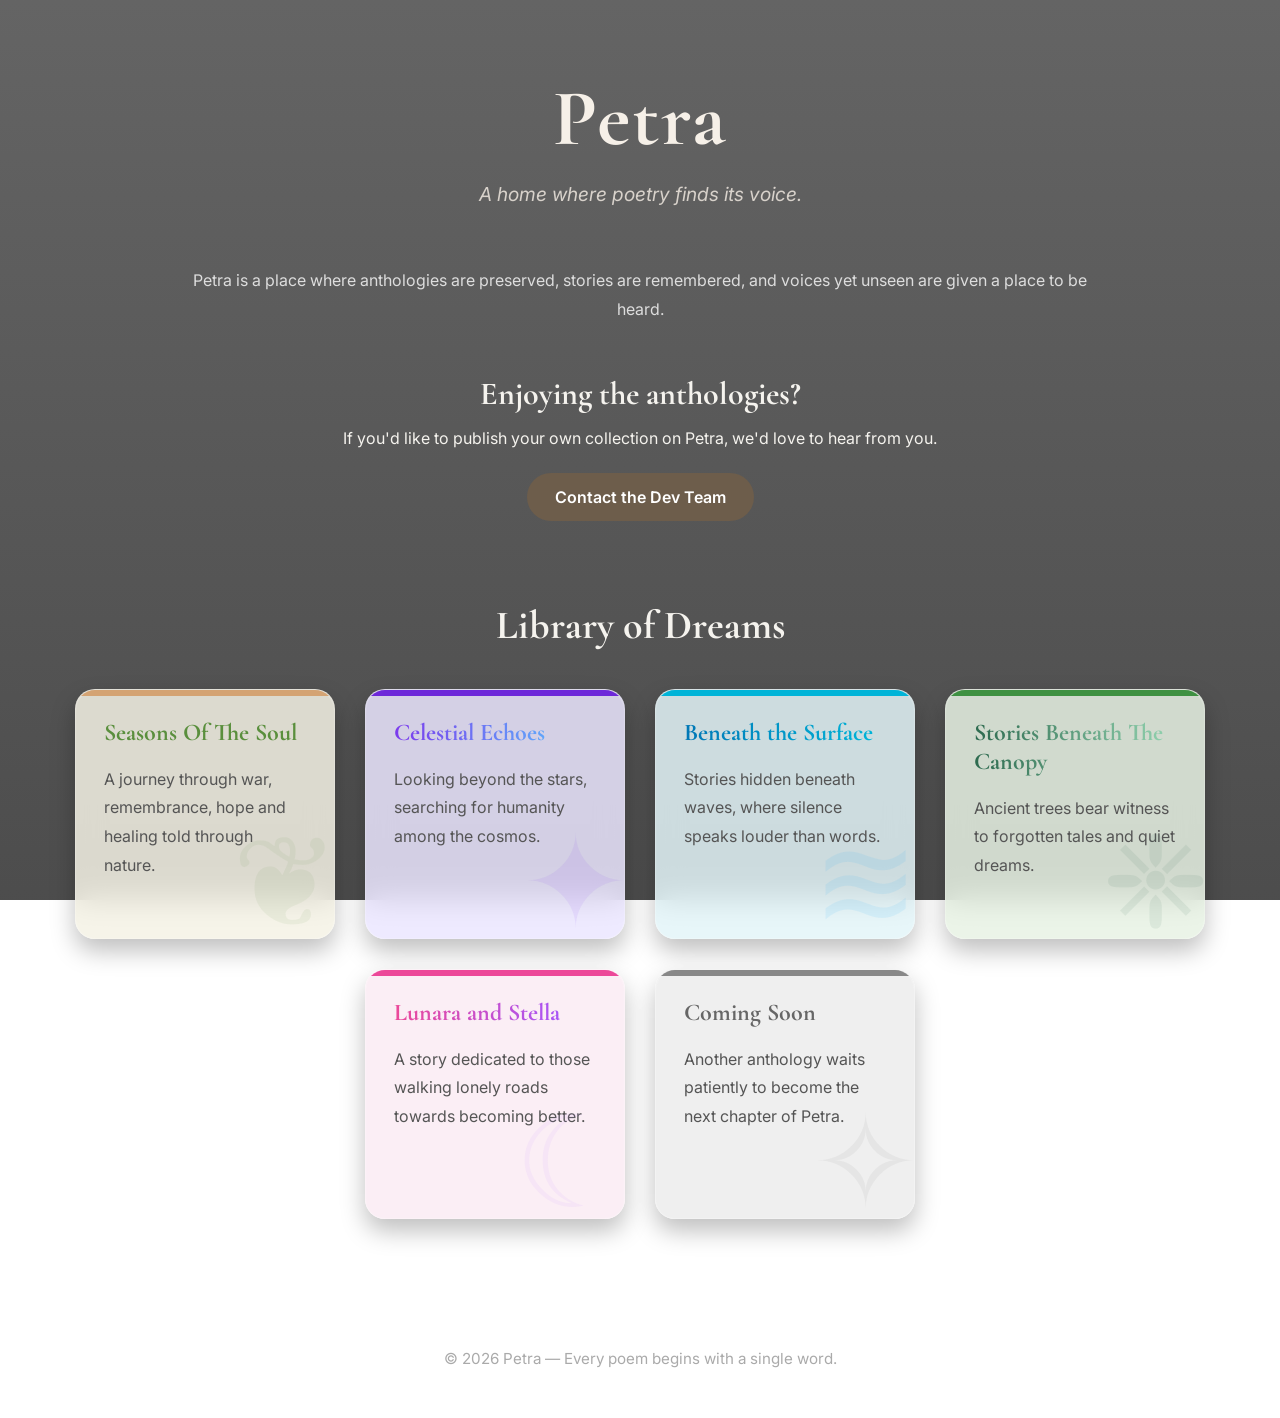
<file: index.html>
<!DOCTYPE html>
<html lang="en">

<head>

    <meta charset="UTF-8">
    <meta name="viewport" content="width=device-width, initial-scale=1.0">

    <title>Petra | Poetry Anthologies</title>

    <link rel="stylesheet" href="style1.css">

    <link rel="preconnect" href="https://fonts.googleapis.com">
    <link rel="preconnect" href="https://fonts.gstatic.com" crossorigin>
<link rel="icon" type="image/png" href="https://chatgpt.com/backend-api/estuary/content?id=file_00000000ca1081f4b928a7d7319a4e5e&ts=496519&p=fs&cid=1&sig=12a491b939c6f78afdd5032426e1d95bdba3ea3430da63f91aab7235c9752e48&v=0">
    <link
        href="https://fonts.googleapis.com/css2?family=Cormorant+Garamond:wght@500;600;700&family=Inter:wght@300;400;500&display=swap"
        rel="stylesheet">

</head>


<body>


<header>

    <h1>Petra</h1>

    <p class="subtitle">
        A home where poetry finds its voice.
    </p>

</header>


<section class="intro">

    <p>
        Petra is a place where anthologies are preserved,
        stories are remembered,
        and voices yet unseen are given a place to be heard.
    </p>

</section>


<section class="developer">

    <h2>
        Enjoying the anthologies?
    </h2>

    <p>
        If you'd like to publish your own collection on Petra,
        we'd love to hear from you.
    </p>

    <a href="mailto:placeholder@example.com" class="dev-button">
        Contact the Dev Team
    </a>

</section>


<section class="library">

    <h3>
        Library of Dreams
    </h3>


    <div class="cards">


        <!-- =========================
             NATURE
        ========================== -->

        <a href="seasons.html" class="poem-card seasons">

            <span class="watermark">❦</span>

            <h4>
                Seasons Of The Soul
            </h4>

            <p>
                A journey through war, remembrance,
                hope and healing told through nature.
            </p>

        </a>


        <!-- =========================
             SPACE
        ========================== -->

        <a href="celestial.html" class="poem-card celestial">

            <span class="watermark">✦</span>

            <h4>
                Celestial Echoes
            </h4>

            <p>
                Looking beyond the stars,
                searching for humanity among the cosmos.
            </p>

        </a>


        <!-- =========================
             OCEAN
        ========================== -->

        <a href="ocean.html" class="poem-card ocean">

            <span class="watermark">≋</span>

            <h4>
                Beneath the Surface
            </h4>

            <p>
                Stories hidden beneath waves,
                where silence speaks louder than words.
            </p>

        </a>


        <!-- =========================
             FOREST
        ========================== -->

        <a href="forest.html" class="poem-card forest">

            <span class="watermark">❈</span>

            <h4>
                Stories Beneath The Canopy
            </h4>

            <p>
                Ancient trees bear witness to
                forgotten tales and quiet dreams.
            </p>

        </a>


        <!-- =========================
             LUNARA
        ========================== -->

        <a href="luna.html" class="poem-card luna">

            <span class="watermark">☾</span>

            <h4>
                Lunara and Stella
            </h4>

            <p>
                A story dedicated to those
                walking lonely roads towards becoming better.
            </p>

        </a>


        <!-- =========================
             FUTURE ANTHOLOGY
        ========================== -->

        <article class="poem-card upcoming">

            <span class="watermark">✧</span>

            <h4>
                Coming Soon
            </h4>

            <p>
                Another anthology waits patiently
                to become the next chapter of Petra.
            </p>

        </article>


    </div>

</section>


<footer>

    <p>
        © 2026 Petra — Every poem begins with a single word.
    </p>

</footer>

<script src="index.js">

</script>
</body>

</html>
</file>
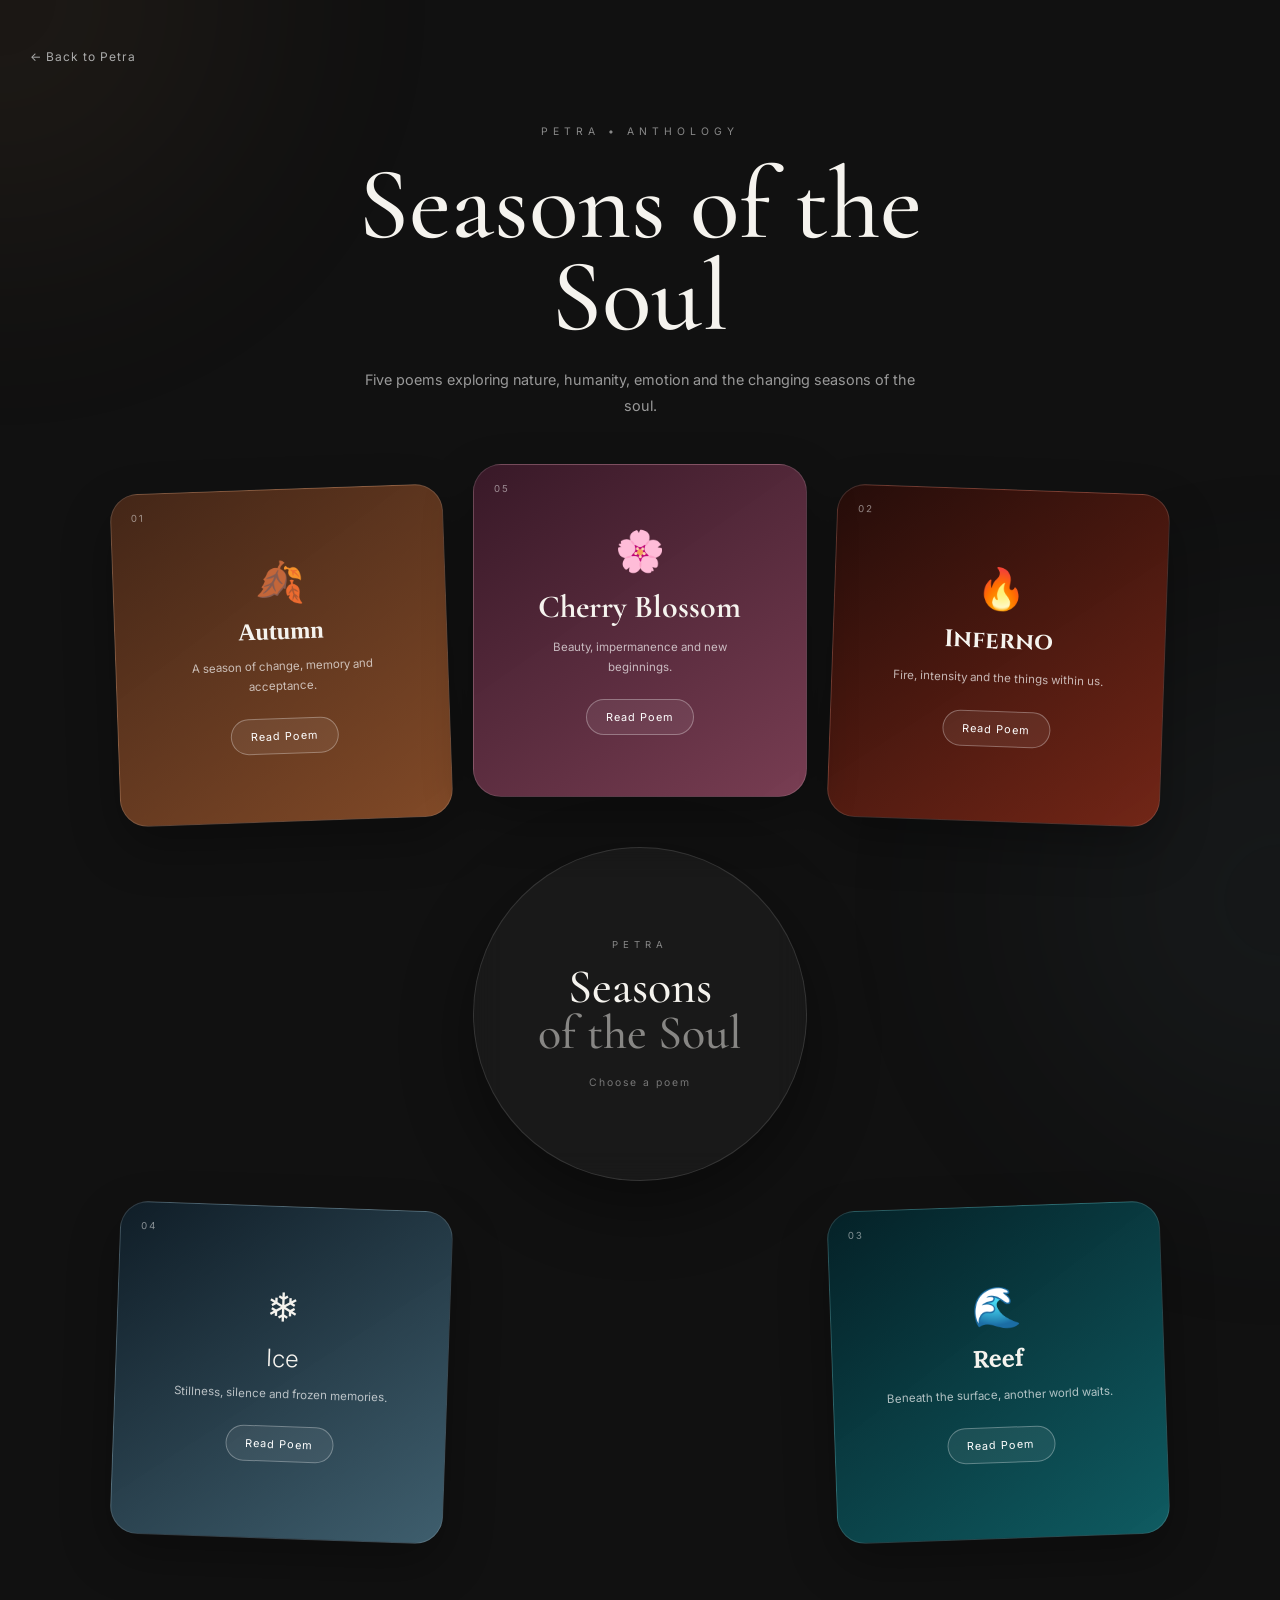
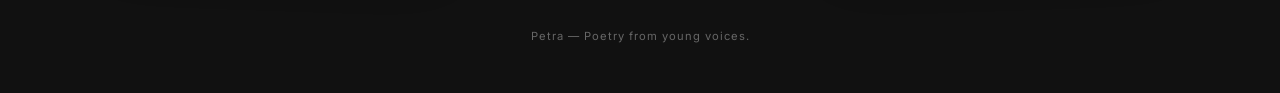
<file: seasons.html>
<!DOCTYPE html>
<html lang="en">

<head>

    <!-- =====================================================
         PETRA — SEASONS OF THE SOUL
         ANTHOLOGY PAGE
    ====================================================== -->

    <meta charset="UTF-8">

    <meta name="viewport"
          content="width=device-width, initial-scale=1.0">

    <title>Petra | Seasons of the Soul</title>


    <!-- =====================================================
         GOOGLE FONTS
    ====================================================== -->

    <link rel="preconnect"
          href="https://fonts.googleapis.com">

    <link rel="preconnect"
          href="https://fonts.gstatic.com"
          crossorigin>

    <link href="https://fonts.googleapis.com/css2?family=Cormorant+Garamond:wght@400;500;600;700&family=Inter:wght@300;400;500;600&family=Cinzel:wght@400;500;600&family=Lora:ital,wght@0,400;0,500;[...]"
          rel="stylesheet">


    <!-- =====================================================
         YOUR CSS
    ====================================================== -->

    <link rel="stylesheet"
          href="seasons-of-the-soul.css">

</head>


<body>


    <!-- =====================================================
         BACKGROUND
    ====================================================== -->

    <div class="background-glow glow-one"></div>

    <div class="background-glow glow-two"></div>


    <!-- =====================================================
         MAIN PAGE
    ====================================================== -->

    <main class="page">


        <!-- =================================================
             BACK TO PETRA
        ================================================== -->

        <a href="index.html"
           class="back-button">

            ← Back to Petra

        </a>


        <!-- =================================================
             ANTHOLOGY HEADER
        ================================================== -->

        <header class="anthology-header">

            <p class="eyebrow">
                PETRA • ANTHOLOGY
            </p>

            <h1>
                Seasons of the Soul
            </h1>

            <p class="intro">

                Five poems exploring nature,
                humanity, emotion and the
                changing seasons of the soul.

            </p>

        </header>


        <!-- =================================================
             POEM WHEEL
        ================================================== -->

        <section class="poem-wheel">


            <!-- =================================================
                 CENTER
            ================================================== -->

            <div class="wheel-center">

                <span class="center-small">
                    PETRA
                </span>

                <h2>
                    Seasons
                    <span>of the Soul</span>
                </h2>

                <p>
                    Choose a poem
                </p>

            </div>


            <!-- =================================================
                 AUTUMN
            ================================================== -->

            <article class="poem-card autumn-card">

                <div class="poem-cover">

                    <span class="poem-number">
                        01
                    </span>

                    <div class="card-symbol">
                        🍂
                    </div>

                    <h3>
                        Autumn
                    </h3>

                    <p>
                        A season of change,
                        memory and acceptance.
                    </p>

                    <!-- IMPORTANT:
                         This button opens #autumn-poem -->

                    <button
                        type="button"
                        class="read-button"
                        data-poem="autumn-poem">

                        Read Poem

                    </button>

                </div>


                <!-- =================================================
                     AUTUMN POEM
                ================================================== -->

                <div class="poem-content"
                     id="autumn-poem">

                    <button
                        type="button"
                        class="close-button">

                        ×

                    </button>

                    <span class="poem-label">
                        SEASONS OF THE SOUL • 01
                    </span>

                    <h2>
                        Autumn
                    </h2>

                    <div class="poem-text">

                        <p>
                            All good things come to a bitter end.<br>
                            The trees shed their precious leaves,<br>
                            the birds fly for distant miles<br>
                            in a desperate search<br>
                            for a home of comfort.
                        </p>

                        <p>
                            The fearsome bear yields,<br>
                            for it knows the times to come are cruel.<br>
                            The largest and smallest of creatures<br>
                            bend beneath<br>
                            the coming cruelty.
                        </p>

                        <p>
                            Yet the earth remains still warm,<br>
                            though not as it was before the beginning.<br>
                            It is not the end—<br>
                            only a season<br>
                            deceiving the blinded.
                        </p>

                        <p>
                            The human heart and soul,<br>
                            blinded by love,<br>
                            move through the seasons:<br>
                            the calm before the storm,<br>
                            the pain to come,<br>
                            distant yet real.
                        </p>

                        <p>
                            Perhaps it is because of the ones we love,<br>
                            or the ones we hate.<br>
                            But in the end,<br>
                            are we not all<br>
                            mere men among men?
                        </p>

                        <p>
                            Do they not feel what we feel?<br>
                            Are we not all human?<br>
                            Why should we hurt each other<br>
                            when we know<br>
                            we carry the same fragile heart?
                        </p>

                        <p>
                            It is the human heart—<br>
                            the false hope we give ourselves,<br>
                            how pathetically human.
                        </p>

                        <p>
                            We tell ourselves lies.<br>
                            We choose to remain blind.<br>
                            Yet somewhere within,<br>
                            we all know what is to come.
                        </p>

                        <p>
                            And still,<br>
                            we hope.
                        </p>

                        <p>
                            The human heart—<br>
                            beautifully naive.
                        </p>

                    </div>

                </div>

            </article>


            <!-- =================================================
                 INFERNO
            ================================================== -->

            <article class="poem-card inferno-card">

                <div class="poem-cover">

                    <span class="poem-number">
                        02
                    </span>

                    <div class="card-symbol">
                        🔥
                    </div>

                    <h3>
                        Inferno
                    </h3>

                    <p>
                        Fire, intensity and
                        the things within us.
                    </p>

                    <button
                        type="button"
                        class="read-button"
                        data-poem="inferno-poem">

                        Read Poem

                    </button>

                </div>


                <div class="poem-content"
                     id="inferno-poem">

                    <button
                        type="button"
                        class="close-button">

                        ×

                    </button>

                    <span class="poem-label">
                        SEASONS OF THE SOUL • 02
                    </span>

                    <h2>
                        Inferno
                    </h2>

                    <div class="poem-text">

                        <p>
                            Inferno will be placed here.
                        </p>

                    </div>

                </div>

            </article>


            <!-- =================================================
                 REEF
            ================================================== -->

            <article class="poem-card reef-card">

                <div class="poem-cover">

                    <span class="poem-number">
                        03
                    </span>

                    <div class="card-symbol">
                        🌊
                    </div>

                    <h3>
                        Reef
                    </h3>

                    <p>
                        Beneath the surface,
                        another world waits.
                    </p>

                    <button
                        type="button"
                        class="read-button"
                        data-poem="reef-poem">

                        Read Poem

                    </button>

                </div>


                <div class="poem-content"
                     id="reef-poem">

                    <button
                        type="button"
                        class="close-button">

                        ×

                    </button>

                    <span class="poem-label">
                        SEASONS OF THE SOUL • 03
                    </span>

                    <h2>
                        Reef
                    </h2>

                    <div class="poem-text">

                        <p>
                            Reef will be placed here.
                        </p>

                    </div>

                </div>

            </article>


            <!-- =================================================
                 ICE
            ================================================== -->

            <article class="poem-card ice-card">

                <div class="poem-cover">

                    <span class="poem-number">
                        04
                    </span>

                    <div class="card-symbol">
                        ❄
                    </div>

                    <h3>
                        Ice
                    </h3>

                    <p>
                        Stillness, silence and
                        frozen memories.
                    </p>

                    <button
                        type="button"
                        class="read-button"
                        data-poem="ice-poem">

                        Read Poem

                    </button>

                </div>


                <div class="poem-content"
                     id="ice-poem">

                    <button
                        type="button"
                        class="close-button">

                        ×

                    </button>

                    <span class="poem-label">
                        SEASONS OF THE SOUL • 04
                    </span>

                    <h2>
                        Ice
                    </h2>

                    <div class="poem-text">

                        <p>
                            Ice will be placed here.
                        </p>

                    </div>

                </div>

            </article>


            <!-- =================================================
                 CHERRY BLOSSOM
            ================================================== -->

            <article class="poem-card cherry-card">

                <div class="poem-cover">

                    <span class="poem-number">
                        05
                    </span>

                    <div class="card-symbol">
                        🌸
                    </div>

                    <h3>
                        Cherry Blossom
                    </h3>

                    <p>
                        Beauty, impermanence
                        and new beginnings.
                    </p>

                    <button
                        type="button"
                        class="read-button"
                        data-poem="cherry-poem">

                        Read Poem

                    </button>

                </div>


                <div class="poem-content"
                     id="cherry-poem">

                    <button
                        type="button"
                        class="close-button">

                        ×

                    </button>

                    <span class="poem-label">
                        SEASONS OF THE SOUL • 05
                    </span>

                    <h2>
                        Cherry Blossom
                    </h2>

                    <div class="poem-text">

                        <p>
                            Cherry Blossom will be placed here.
                        </p>

                    </div>

                </div>

            </article>


        </section>


        <!-- =================================================
             FOOTER
        ================================================== -->

        <footer class="site-footer">

            <p>
                Petra — Poetry from young voices.
            </p>

        </footer>


    </main>



    <!-- =====================================================
         JAVASCRIPT
    ====================================================== -->

    <script src="seasons-of-the-soul.js">

    </script>


</body>

</html>
</file>
<file: style1.css>
/* ==========================================
   GOOGLE FONT FALLBACKS
========================================== */

* {
    margin: 0;
    padding: 0;
    box-sizing: border-box;
}


/* ==========================================
   BODY
========================================== */

body {

    background:
        linear-gradient(
            rgba(17, 17, 17, .65),
            rgba(17, 17, 17, .75)
        ),
        url("https://tse2.mm.bing.net/th/id/OIP.4UQxbKYwt-LiugSJUWRvngHaE8?r=0&rs=1&pid=ImgDetMain&o=7&rm=3");

    background-size: cover;
    background-position: center;
    background-repeat: no-repeat;
    background-attachment: fixed;

    color: #F5F3EE;

    font-family:
        'Inter',
        Verdana,
        Geneva,
        Tahoma,
        sans-serif;

    min-height: 100vh;

    overflow-x: hidden;
}


/* ==========================================
   HEADER
========================================== */

header {

    text-align: center;

    padding: 70px 20px 30px;

}

header h1 {

    font-family: 'Cormorant Garamond', serif;

    font-size: 5rem;

    letter-spacing: 2px;

    color: #F6F0E8;

    margin-bottom: 15px;

}

.subtitle {

    color: #D8D2CB;

    font-size: 1.2rem;

    font-style: italic;

}


/* ==========================================
   INTRO
========================================== */

.intro {

    width: min(900px, 90%);

    margin: 30px auto;

    text-align: center;

    line-height: 1.8;

    color: #DDD;

}


/* ==========================================
   DEVELOPER
========================================== */

.developer {

    text-align: center;

    margin: 50px auto;

    width: min(800px, 90%);

}

.developer h2 {

    margin-bottom: 15px;

    font-family: 'Cormorant Garamond', serif;

    font-size: 2rem;

}

.developer p {

    margin-bottom: 25px;

}


/* ==========================================
   BUTTON
========================================== */

.dev-button {

    display: inline-block;

    padding: 14px 28px;

    border-radius: 50px;

    text-decoration: none;

    color: white;

    background: #6D5D4B;

    transition: .35s;

    font-weight: 600;

}

.dev-button:hover {

    background: #8C7459;

    transform: translateY(-3px);

}


/* ==========================================
   LIBRARY
========================================== */

.library {

    width: min(1300px, 95%);

    margin: 80px auto;

}

.library h3 {

    text-align: center;

    font-size: 2.5rem;

    margin-bottom: 40px;

    font-family: 'Cormorant Garamond', serif;

}


/* ==========================================
   CARD GRID
========================================== */

.cards {

    display: flex;

    justify-content: center;

    flex-wrap: wrap;

    gap: 30px;

}


/* ==========================================
   CARD
========================================== */

.poem-card {

    position: relative;

    display: block;

    width: 260px;

    min-height: 250px;

    padding: 28px;

    border-radius: 20px;

    overflow: hidden;

    border: 1px solid rgba(255, 255, 255, .2);

    backdrop-filter: blur(15px);

    -webkit-backdrop-filter: blur(15px);

    transition: .35s ease;

    cursor: pointer;

    box-shadow:
        0 12px 25px rgba(0, 0, 0, .25),
        inset 0 1px 1px rgba(255, 255, 255, .3);

    /*
       IMPORTANT:
       Cards are now <a> elements,
       so remove normal link styling.
    */

    text-decoration: none;

    color: inherit;

}


/* ==========================================
   GLASS SHIMMER
========================================== */

.poem-card::after {

    content: "";

    position: absolute;

    top: 0;

    left: -150%;

    width: 60%;

    height: 100%;

    background:
        linear-gradient(
            120deg,
            transparent,
            rgba(255, 255, 255, .35),
            transparent
        );

    transition: .8s;

    pointer-events: none;

}

.poem-card:hover::after {

    left: 160%;

}


/* ==========================================
   COLOURED TOP BAR
========================================== */

.poem-card::before {

    content: "";

    position: absolute;

    top: 0;

    left: 0;

    width: 100%;

    height: 6px;

}


/* ==========================================
   WATERMARK
========================================== */

.watermark {

    position: absolute;

    right: -5px;

    bottom: -20px;

    font-size: 8rem;

    opacity: .08;

    pointer-events: none;

    user-select: none;

    transition: .4s;

    font-family: serif;

}

.poem-card:hover .watermark {

    transform:
        scale(1.08)
        rotate(-8deg);

    opacity: .18;

}


/* ==========================================
   HOVER
========================================== */

.poem-card:hover {

    transform: translateY(-10px);

}


/* ==========================================
   TITLES
========================================== */

.poem-card h4 {

    position: relative;

    display: inline-block;

    margin-bottom: 18px;

    font-size: 1.5rem;

    font-family: 'Cormorant Garamond', serif;

}

.poem-card h4::after {

    content: "";

    position: absolute;

    left: 0;

    bottom: -5px;

    width: 0;

    height: 2px;

    background: currentColor;

    transition: .3s;

}

.poem-card:hover h4::after {

    width: 100%;

}

.poem-card p {

    color: #555;

    line-height: 1.8;

}


/* ==========================================
   ANTHOLOGY THEMES
========================================== */


/* ==========================================
   01 — SEASONS OF THE SOUL
========================================== */

.seasons {

    background: rgba(245, 242, 230, .85);

}

.seasons::before {

    background: #D4A373;

}

.seasons h4 {

    color: #5A8F3D;

}

.seasons .watermark {

    color: #6A994E;

}

.seasons:hover {

    box-shadow:
        0 0 30px rgba(212, 163, 115, .45);

}


/* ==========================================
   02 — CELESTIAL ECHOES
========================================== */

.celestial {

    background: rgba(236, 231, 255, .85);

}

.celestial::before {

    background: #6D28D9;

}

.celestial h4 {

    background:
        linear-gradient(
            90deg,
            #7C3AED,
            #60A5FA
        );

    -webkit-background-clip: text;

    background-clip: text;

    -webkit-text-fill-color: transparent;

}

.celestial .watermark {

    color: #7C3AED;

}

.celestial:hover {

    box-shadow:
        0 0 30px rgba(124, 58, 237, .35);

}


/* ==========================================
   03 — BENEATH THE SURFACE
========================================== */

.ocean {

    background: rgba(227, 245, 248, .85);

}

.ocean::before {

    background: #00B4D8;

}

.ocean h4 {

    background:
        linear-gradient(
            90deg,
            #0077B6,
            #00B4D8
        );

    background-clip: text;

    -webkit-background-clip: text;

    -webkit-text-fill-color: transparent;

}

.ocean .watermark {

    color: #00A6FB;

}

.ocean:hover {

    box-shadow:
        0 0 30px rgba(0, 180, 216, .35);

}


/* ==========================================
   04 — STORIES BENEATH THE CANOPY
========================================== */

.forest {

    background: rgba(232, 243, 228, .85);

}

.forest::before {

    background: #3F9142;

}

.forest h4 {

    background:
        linear-gradient(
            90deg,
            #2D6A4F,
            #95D5B2
        );

    -webkit-background-clip: text;

    background-clip: text;

    -webkit-text-fill-color: transparent;

    color: transparent;

}

.forest .watermark {

    color: #2D6A4F;

}

.forest:hover {

    box-shadow:
        0 0 30px rgba(63, 145, 66, .35);

}


/* ==========================================
   05 — LUNARA AND STELLA
========================================== */

.luna {

    background: rgba(251, 236, 244, .88);

}

.luna::before {

    background: #EC4899;

}

.luna h4 {

    background:
        linear-gradient(
            90deg,
            #EC4899,
            #A855F7
        );

    -webkit-background-clip: text;

    background-clip: text;

    color: transparent;

    -webkit-text-fill-color: transparent;

}

.luna .watermark {

    color: #C084FC;

}

.luna:hover {

    box-shadow:
        0 0 30px rgba(236, 72, 153, .35);

}


/* ==========================================
   06 — COMING SOON
========================================== */

.upcoming {

    background: rgba(236, 236, 236, .82);

    cursor: default;

}

.upcoming::before {

    background: #888;

}

.upcoming h4 {

    color: #666;

}

.upcoming .watermark {

    color: #777;

}

.upcoming:hover {

    box-shadow:
        0 0 25px rgba(150, 150, 150, .35);

}


/*
   Don't make the Coming Soon card
   move like the active cards.
*/

.upcoming:hover {

    transform: translateY(-5px);

}


/* ==========================================
   MUSIC SECTION
========================================== */

.music-section {

    max-width: 700px;

    margin: 60px auto;

    padding: 30px;

    text-align: center;

}

.music-section h3 {

    margin-bottom: 8px;

    font-size: 1.4rem;

    font-family:
        'Cormorant Garamond',
        serif;

}

.music-section p {

    opacity: .7;

    margin-bottom: 25px;

}

.spotify-player {

    width: 100%;

    max-width: 600px;

    margin: 0 auto;

    border-radius: 16px;

    overflow: hidden;

    box-shadow:
        0 12px 35px rgba(0, 0, 0, .3);

}

.spotify-player iframe {

    display: block;

    width: 100%;

    border: none;

}


/* ==========================================
   FOOTER
========================================== */

footer {

    text-align: center;

    padding: 50px 20px;

    color: #AAA;

    font-size: .95rem;

}


/* ==========================================
   RESPONSIVE
========================================== */

@media (max-width: 768px) {

    header h1 {

        font-size: 3.5rem;

    }

    .library h3 {

        font-size: 2rem;

    }

    .poem-card {

        width: 100%;

        max-width: 350px;

    }

}


/* ==========================================
   BACKGROUND ANIMATION
========================================== */

@keyframes backgroundMove {

    from {

        transform: scale(1);

    }

    to {

        transform: scale(1.08);

    }

}
</file>
<file: seasons-of-the-soul.css>
/* ============================================================
   PETRA
   SEASONS OF THE SOUL
   ANTHOLOGY-SPECIFIC STYLESHEET
============================================================ */


/* ============================================================
   01 — RESET
============================================================ */

* {
    margin: 0;
    padding: 0;
    box-sizing: border-box;
}


/* ============================================================
   02 — BODY
============================================================ */

body {

    min-height: 100vh;

    background: #111;

    color: #F5F3EE;

    font-family: "Inter", sans-serif;

    overflow-x: hidden;

}


/* ============================================================
   03 — PAGE
============================================================ */

.page {

    position: relative;

    min-height: 100vh;

    padding: 45px 30px 50px;

}


/* ============================================================
   04 — BACKGROUND GLOW
============================================================ */

.background-glow {

    position: fixed;

    width: 500px;
    height: 500px;

    border-radius: 50%;

    filter: blur(130px);

    opacity: 0.07;

    pointer-events: none;

    z-index: -1;

}


/* LEFT GLOW */

.glow-one {

    top: -250px;
    left: -250px;

    background: #c28a55;

}


/* RIGHT GLOW */

.glow-two {

    right: -250px;
    bottom: -250px;

    background: #5f8191;

}


/* ============================================================
   05 — BACK BUTTON
============================================================ */

.back-button {

    display: inline-block;

    color: #aaa;

    text-decoration: none;

    font-size: 0.75rem;

    letter-spacing: 1px;

    transition: color 0.25s ease;

}


.back-button:hover {

    color: #fff;

}


/* ============================================================
   06 — ANTHOLOGY HEADER
============================================================ */

.anthology-header {

    max-width: 750px;

    margin: 60px auto 70px;

    text-align: center;

}


/* SMALL LABEL */

.eyebrow {

    margin-bottom: 20px;

    color: #888;

    font-size: 0.65rem;

    letter-spacing: 5px;

}


/* MAIN TITLE */

.anthology-header h1 {

    margin-bottom: 25px;

    font-family: "Cormorant Garamond", serif;

    font-size: clamp(3.2rem, 8vw, 6.5rem);

    font-weight: 500;

    line-height: 0.9;

}


/* DESCRIPTION */

.intro {

    max-width: 550px;

    margin: auto;

    color: #999;

    font-size: 0.9rem;

    line-height: 1.8;

}


/* ============================================================
   07 — POEM WHEEL
============================================================ */

.poem-wheel {

    width: min(94vw, 1050px);

    aspect-ratio: 1 / 1;

    margin: 0 auto;

    position: relative;

    display: grid;

    grid-template-columns: 1fr 1fr 1fr;

    grid-template-rows: 1fr 1fr 1fr;

    gap: 25px;

}


/* ============================================================
   08 — CENTER
============================================================ */

.wheel-center {

    grid-column: 2;

    grid-row: 2;

    display: flex;

    flex-direction: column;

    justify-content: center;

    align-items: center;

    text-align: center;

    padding: 35px;

    border-radius: 50%;

    background: rgba(255, 255, 255, 0.035);

    border: 1px solid rgba(255, 255, 255, 0.12);

    backdrop-filter: blur(15px);

    -webkit-backdrop-filter: blur(15px);

    box-shadow:
        0 25px 70px rgba(0, 0, 0, 0.4);

    z-index: 2;

}


/* CENTER PETRA */

.center-small {

    margin-bottom: 15px;

    color: #888;

    font-size: 0.6rem;

    letter-spacing: 5px;

}


/* CENTER TITLE */

.wheel-center h2 {

    font-family: "Cormorant Garamond", serif;

    font-size: clamp(1.7rem, 4vw, 3rem);

    font-weight: 500;

    line-height: 0.95;

}


/* SECOND LINE */

.wheel-center h2 span {

    display: block;

    opacity: 0.5;

}


/* CENTER INSTRUCTION */

.wheel-center p {

    margin-top: 20px;

    color: #777;

    font-size: 0.65rem;

    letter-spacing: 2px;

}


/* ============================================================
   09 — GENERAL POEM CARD
============================================================ */

.poem-card {

    position: relative;

    min-width: 0;

    min-height: 280px;

    overflow: hidden;

    display: flex;

    justify-content: center;

    align-items: center;

    padding: 30px;

    border: 1px solid rgba(255, 255, 255, 0.13);

    border-radius: 28px;

    text-align: center;

    box-shadow:
        0 20px 50px rgba(0, 0, 0, 0.3);

    transition:
        transform 0.35s ease,
        box-shadow 0.35s ease;

}


/* CARD HOVER */

.poem-card:hover {

    box-shadow:
        0 30px 70px rgba(0, 0, 0, 0.45);

}


/* ============================================================
   10 — CARD POSITIONS
============================================================ */


/* AUTUMN */

.autumn-card {

    grid-column: 1;

    grid-row: 1;

    transform: rotate(-2deg);

}


/* INFERNO */

.inferno-card {

    grid-column: 3;

    grid-row: 1;

    transform: rotate(2deg);

}


/* REEF */

.reef-card {

    grid-column: 3;

    grid-row: 3;

    transform: rotate(-2deg);

}


/* ICE */

.ice-card {

    grid-column: 1;

    grid-row: 3;

    transform: rotate(2deg);

}


/* CHERRY BLOSSOM */

.cherry-card {

    grid-column: 2;

    grid-row: 1;

    transform: translateY(-25px);

}


/* ============================================================
   11 — AUTUMN
============================================================ */

.autumn-card {

    background:
        linear-gradient(
            145deg,
            rgba(69, 39, 24, 0.98),
            rgba(145, 82, 43, 0.88)
        );

}


/* ============================================================
   12 — INFERNO
============================================================ */

.inferno-card {

    background:
        linear-gradient(
            145deg,
            rgba(38, 13, 10, 0.99),
            rgba(125, 40, 23, 0.9)
        );

}


/* ============================================================
   13 — REEF
============================================================ */

.reef-card {

    background:
        linear-gradient(
            145deg,
            rgba(5, 34, 40, 0.99),
            rgba(15, 102, 109, 0.88)
        );

}


/* ============================================================
   14 — ICE
============================================================ */

.ice-card {

    background:
        linear-gradient(
            145deg,
            rgba(16, 30, 40, 0.99),
            rgba(68, 103, 120, 0.9)
        );

}


/* ============================================================
   15 — CHERRY BLOSSOM
============================================================ */

.cherry-card {

    background:
        linear-gradient(
            145deg,
            rgba(57, 25, 40, 0.99),
            rgba(135, 68, 92, 0.88)
        );

}


/* ============================================================
   16 — CARD COVER
============================================================ */

.poem-cover {

    width: 100%;

    display: flex;

    flex-direction: column;

    justify-content: center;

    align-items: center;

}


/* ============================================================
   17 — CARD NUMBER
============================================================ */

.poem-number {

    position: absolute;

    top: 18px;

    left: 20px;

    color: rgba(255, 255, 255, 0.5);

    font-size: 0.6rem;

    letter-spacing: 2px;

}


/* ============================================================
   18 — SYMBOL
============================================================ */

.card-symbol {

    margin-bottom: 12px;

    font-size: 2.5rem;

}


/* ============================================================
   19 — CARD TITLES
============================================================ */

.poem-card h3 {

    margin-bottom: 12px;

    font-size: 1.5rem;

}


/* AUTUMN */

.autumn-card h3 {

    font-family: "Libre Baskerville", serif;

}


/* INFERNO */

.inferno-card h3 {

    font-family: "Cinzel", serif;

}


/* REEF */

.reef-card h3 {

    font-family: "Lora", serif;

}


/* ICE */

.ice-card h3 {

    font-family: "Inter", sans-serif;

    font-weight: 300;

}


/* CHERRY BLOSSOM */

.cherry-card h3 {

    font-family: "Cormorant Garamond", serif;

    font-size: 2rem;

}


/* ============================================================
   20 — CARD DESCRIPTION
============================================================ */

.poem-cover p {

    max-width: 230px;

    margin-bottom: 22px;

    color: rgba(255, 255, 255, 0.68);

    font-size: 0.72rem;

    line-height: 1.7;

}


/* ============================================================
   21 — READ BUTTON
============================================================ */

.read-button {

    padding: 10px 19px;

    border: 1px solid rgba(255, 255, 255, 0.3);

    border-radius: 50px;

    background: rgba(255, 255, 255, 0.07);

    color: #fff;

    font-family: "Inter", sans-serif;

    font-size: 0.68rem;

    letter-spacing: 1px;

    cursor: pointer;

    transition:
        background 0.25s ease,
        transform 0.25s ease;

}


.read-button:hover {

    background: rgba(255, 255, 255, 0.18);

    transform: translateY(-2px);

}


/* ============================================================
   22 — POEM CONTENT
============================================================ */

.poem-content {

    position: absolute;

    inset: 0;

    z-index: 20;

    display: flex;

    flex-direction: column;

    justify-content: center;

    align-items: center;

    padding: 40px 30px;

    background: rgba(12, 12, 12, 0.96);

    backdrop-filter: blur(18px);

    -webkit-backdrop-filter: blur(18px);

    opacity: 0;

    visibility: hidden;

    transform: scale(0.94);

    transition:
        opacity 0.3s ease,
        transform 0.3s ease,
        visibility 0.3s ease;

}


/* ============================================================
   23 — OPEN POEM
============================================================ */

.poem-content.active {

    opacity: 1;

    visibility: visible;

    transform: scale(1);

}


/* ============================================================
   24 — CLOSE BUTTON
============================================================ */

.close-button {

    position: absolute;

    top: 15px;

    right: 18px;

    width: 34px;

    height: 34px;

    border: 1px solid rgba(255, 255, 255, 0.2);

    border-radius: 50%;

    background: transparent;

    color: #fff;

    font-size: 1.2rem;

    cursor: pointer;

    transition:
        background 0.2s ease;

}


.close-button:hover {

    background: rgba(255, 255, 255, 0.12);

}


/* ============================================================
   25 — POEM LABEL
============================================================ */

.poem-label {

    margin-bottom: 8px;

    color: rgba(255, 255, 255, 0.45);

    font-size: 0.55rem;

    letter-spacing: 4px;

}


/* ============================================================
   26 — POEM TITLE
============================================================ */

.poem-content h2 {

    margin-bottom: 22px;

    font-size: 2rem;

}


/* ============================================================
   27 — POEM TEXT CONTAINER
============================================================ */

.poem-text {

    width: 100%;

    max-width: 310px;

    max-height: 210px;

    overflow-y: auto;

    padding-right: 8px;

    text-align: center;

}


/* STANZAS */

.poem-text p {

    margin-bottom: 20px;

    font-size: 0.82rem;

    line-height: 1.9;

}


/* ============================================================
   28 — AUTUMN TYPOGRAPHY
============================================================ */

.autumn-card .poem-content {

    color: #f1c39b;

    font-family: "Libre Baskerville", serif;

}


.autumn-card .poem-content h2 {

    color: #ffd0a5;

}


/* ============================================================
   29 — INFERNO TYPOGRAPHY
============================================================ */

.inferno-card .poem-content {

    color: #ffb08a;

    font-family: "Cinzel", serif;

}


.inferno-card .poem-content h2 {

    color: #ff7043;

}


/* ============================================================
   30 — REEF TYPOGRAPHY
============================================================ */

.reef-card .poem-content {

    color: #bceff2;

    font-family: "Lora", serif;

}


.reef-card .poem-content h2 {

    color: #7de5e8;

}


/* ============================================================
   31 — ICE TYPOGRAPHY
============================================================ */

.ice-card .poem-content {

    color: #d9f4ff;

    font-family: "Inter", sans-serif;

}


.ice-card .poem-content h2 {

    color: #c7edff;

    font-weight: 300;

}


/* ============================================================
   32 — CHERRY BLOSSOM TYPOGRAPHY
============================================================ */

.cherry-card .poem-content {

    color: #ffdce8;

    font-family: "Cormorant Garamond", serif;

}


.cherry-card .poem-content h2 {

    color: #ffc2d8;

    font-size: 2.5rem;

}


/* ============================================================
   33 — POEM SCROLLBAR
============================================================ */

.poem-text::-webkit-scrollbar {

    width: 4px;

}


.poem-text::-webkit-scrollbar-track {

    background: rgba(255, 255, 255, 0.05);

}


.poem-text::-webkit-scrollbar-thumb {

    background: rgba(255, 255, 255, 0.25);

    border-radius: 10px;

}


/* ============================================================
   34 — FOOTER
============================================================ */

.site-footer {

    margin-top: 90px;

    text-align: center;

    color: #666;

    font-size: 0.7rem;

    letter-spacing: 1px;

}
</file>
